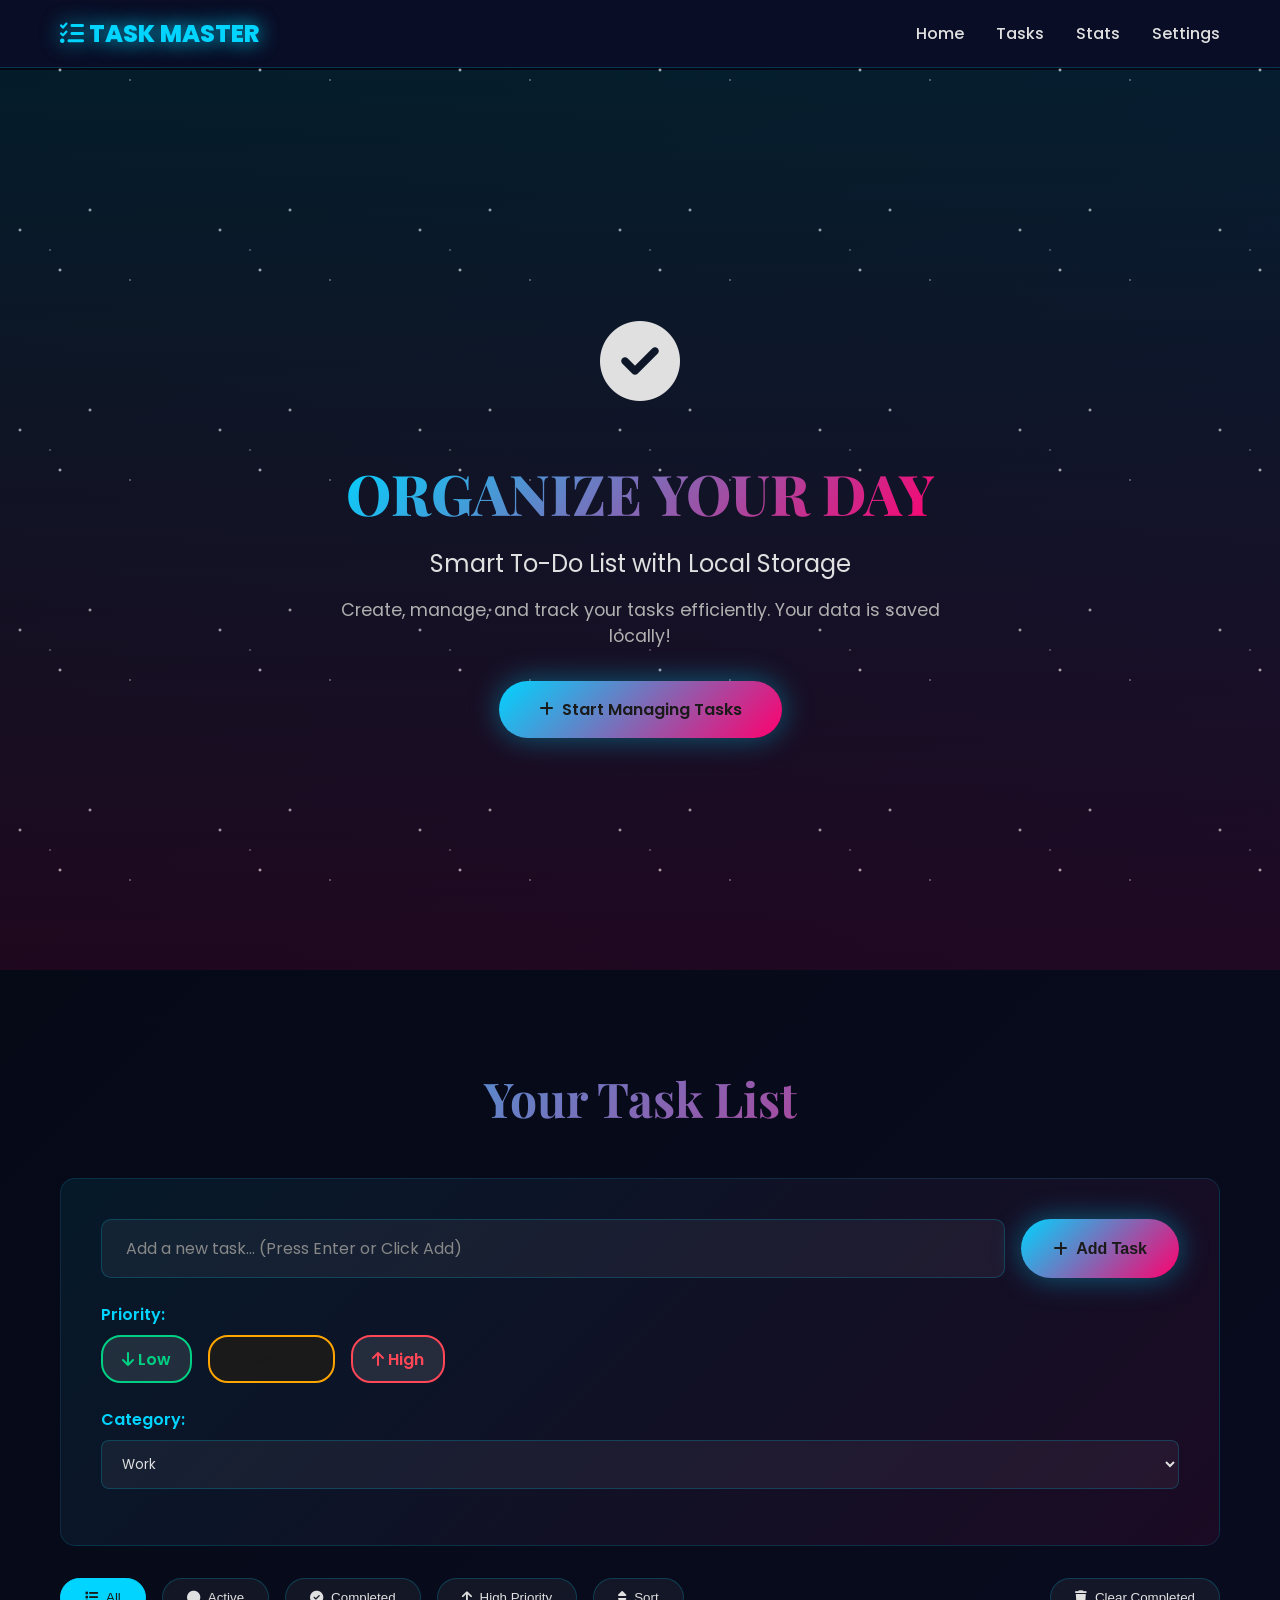
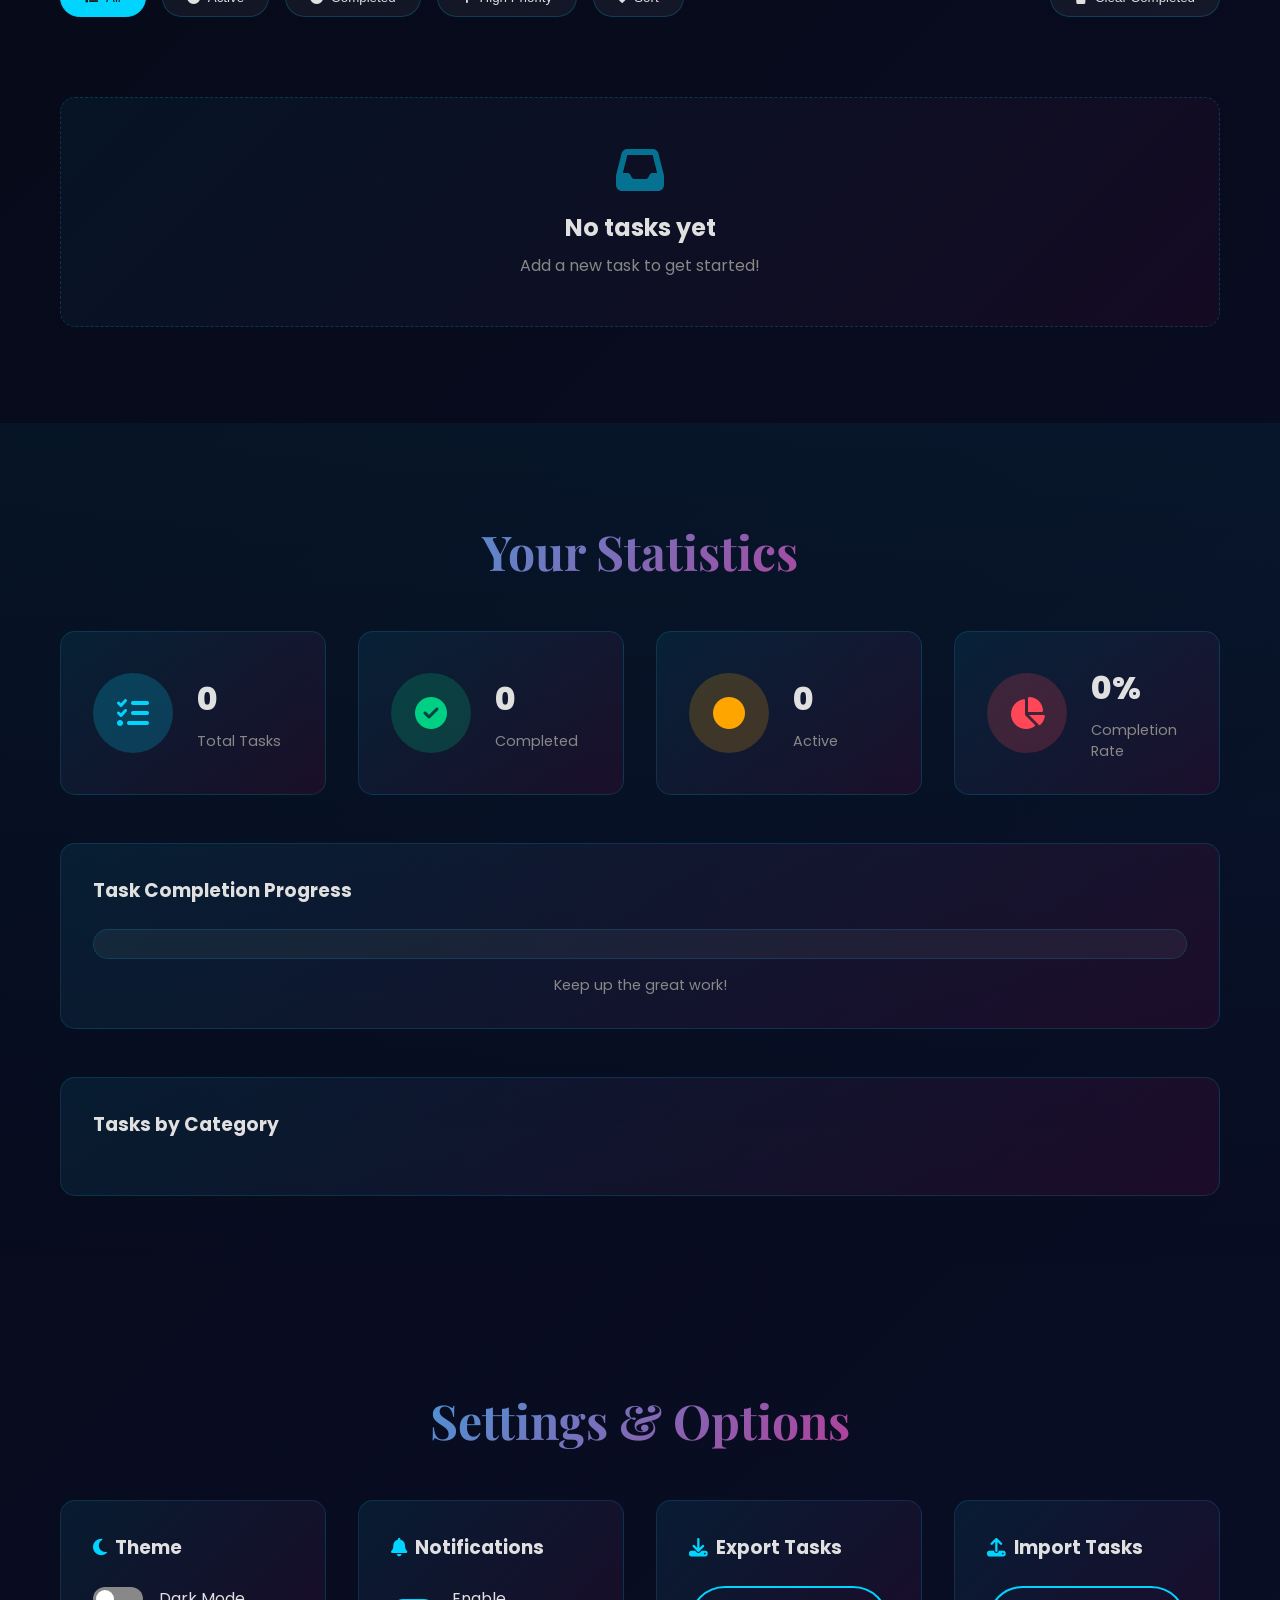
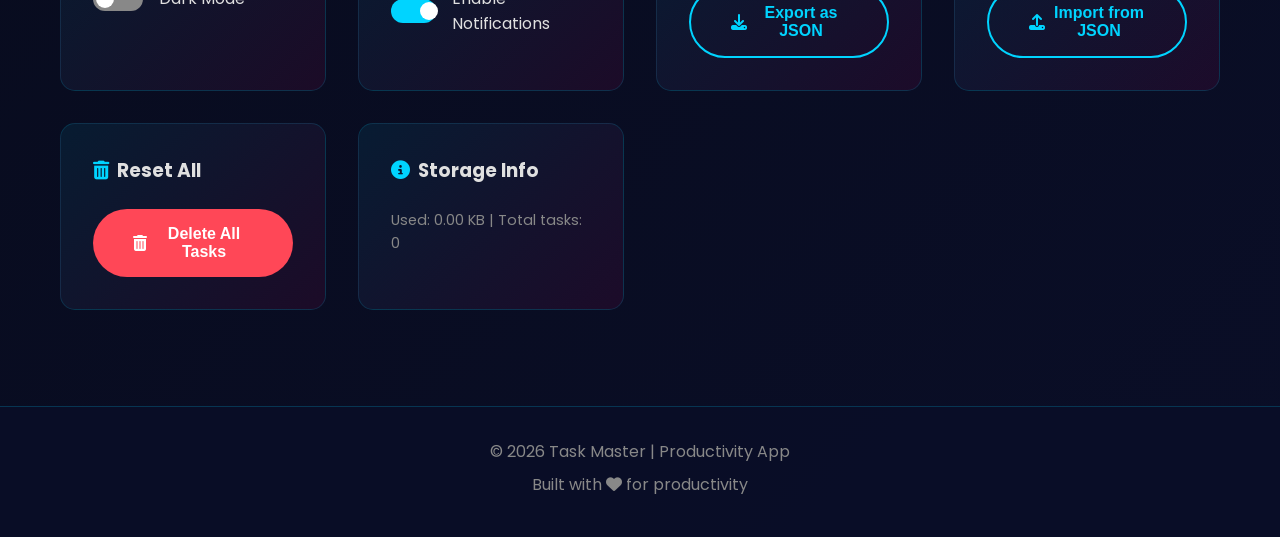
<file: todo-list.html>
<!DOCTYPE html>
<html lang="en">
<head>
    <meta charset="UTF-8">
    <meta name="viewport" content="width=device-width, initial-scale=1.0">
    <title>Todo List App - Task Manager</title>
    <link rel="stylesheet" href="todo-styles.css">
    <link rel="stylesheet" href="https://cdnjs.cloudflare.com/ajax/libs/font-awesome/6.4.0/css/all.min.css">
    <link href="https://fonts.googleapis.com/css2?family=Poppins:wght@300;400;600;700;800&family=Playfair+Display:wght@700;800&display=swap" rel="stylesheet">
</head>
<body>
    <!-- Background Animation -->
    <div class="stars"></div>

    <!-- Navigation -->
    <nav class="navbar">
        <div class="nav-container">
            <div class="logo">
                <i class="fas fa-tasks"></i> TASK MASTER
            </div>
            <ul class="nav-menu">
                <li><a href="#home">Home</a></li>
                <li><a href="#todos">Tasks</a></li>
                <li><a href="#stats">Stats</a></li>
                <li><a href="#settings">Settings</a></li>
            </ul>
        </div>
    </nav>

    <!-- Hero Section -->
    <section id="home" class="hero">
        <div class="hero-content">
            <div class="hero-emoji">
                <i class="fas fa-check-circle"></i>
            </div>
            <h1 class="hero-title">ORGANIZE YOUR DAY</h1>
            <p class="hero-subtitle">Smart To-Do List with Local Storage</p>
            <p class="hero-description">Create, manage, and track your tasks efficiently. Your data is saved locally!</p>
            <a href="#todos" class="btn btn-primary">
                <i class="fas fa-plus"></i> Start Managing Tasks
            </a>
        </div>
    </section>

    <!-- Main Todo Section -->
    <section id="todos" class="todos-section">
        <div class="container">
            <h2>Your Task List</h2>

            <!-- Add Todo Form -->
            <div class="add-todo-panel">
                <div class="input-group">
                    <input 
                        type="text" 
                        id="todoInput" 
                        class="todo-input" 
                        placeholder="Add a new task... (Press Enter or Click Add)"
                        autocomplete="off"
                    >
                    <button id="addBtn" class="btn btn-primary btn-add">
                        <i class="fas fa-plus"></i> Add Task
                    </button>
                </div>

                <!-- Priority Selector -->
                <div class="priority-selector">
                    <label>Priority:</label>
                    <div class="priority-options">
                        <input type="radio" name="priority" value="low" id="priorityLow">
                        <label for="priorityLow" class="priority-badge low">
                            <i class="fas fa-arrow-down"></i> Low
                        </label>
                        
                        <input type="radio" name="priority" value="medium" id="priorityMedium" checked>
                        <label for="priorityMedium" class="priority-badge medium">
                            <i class="fas fa-minus"></i> Medium
                        </label>
                        
                        <input type="radio" name="priority" value="high" id="priorityHigh">
                        <label for="priorityHigh" class="priority-badge high">
                            <i class="fas fa-arrow-up"></i> High
                        </label>
                    </div>
                </div>

                <!-- Category Selector -->
                <div class="category-selector">
                    <label>Category:</label>
                    <select id="categorySelect" class="select-control">
                        <option value="work">Work</option>
                        <option value="personal">Personal</option>
                        <option value="shopping">Shopping</option>
                        <option value="health">Health</option>
                        <option value="other">Other</option>
                    </select>
                </div>
            </div>

            <!-- Filter Panel -->
            <div class="filter-panel">
                <button class="filter-btn active" data-filter="all">
                    <i class="fas fa-list"></i> All
                </button>
                <button class="filter-btn" data-filter="active">
                    <i class="fas fa-circle"></i> Active
                </button>
                <button class="filter-btn" data-filter="completed">
                    <i class="fas fa-check-circle"></i> Completed
                </button>
                <button class="filter-btn" data-filter="high">
                    <i class="fas fa-arrow-up"></i> High Priority
                </button>
                <button class="sort-btn">
                    <i class="fas fa-sort"></i> Sort
                </button>
                <button class="clear-btn">
                    <i class="fas fa-trash"></i> Clear Completed
                </button>
            </div>

            <!-- Loading State -->
            <div id="loadingSpinner" class="loading-spinner" style="display: none;">
                <div class="spinner"></div>
                <p>Loading your tasks...</p>
            </div>

            <!-- Todo List -->
            <div id="todoList" class="todo-list">
                <!-- Todos will be inserted here -->
            </div>

            <!-- Empty State -->
            <div id="emptyState" class="empty-state">
                <i class="fas fa-inbox"></i>
                <h3>No tasks yet</h3>
                <p>Add a new task to get started!</p>
            </div>
        </div>
    </section>

    <!-- Statistics Section -->
    <section id="stats" class="stats-section">
        <div class="container">
            <h2>Your Statistics</h2>
            <div class="stats-grid">
                <div class="stat-card">
                    <div class="stat-icon total">
                        <i class="fas fa-tasks"></i>
                    </div>
                    <div class="stat-content">
                        <h3 id="totalTasks">0</h3>
                        <p>Total Tasks</p>
                    </div>
                </div>

                <div class="stat-card">
                    <div class="stat-icon completed">
                        <i class="fas fa-check-circle"></i>
                    </div>
                    <div class="stat-content">
                        <h3 id="completedTasks">0</h3>
                        <p>Completed</p>
                    </div>
                </div>

                <div class="stat-card">
                    <div class="stat-icon active">
                        <i class="fas fa-circle"></i>
                    </div>
                    <div class="stat-content">
                        <h3 id="activeTasks">0</h3>
                        <p>Active</p>
                    </div>
                </div>

                <div class="stat-card">
                    <div class="stat-icon percentage">
                        <i class="fas fa-chart-pie"></i>
                    </div>
                    <div class="stat-content">
                        <h3 id="completionRate">0%</h3>
                        <p>Completion Rate</p>
                    </div>
                </div>
            </div>

            <!-- Progress Chart -->
            <div class="progress-section">
                <h3>Task Completion Progress</h3>
                <div class="progress-bar">
                    <div id="progressFill" class="progress-fill"></div>
                </div>
                <p class="progress-text">Keep up the great work!</p>
            </div>

            <!-- Category Breakdown -->
            <div class="category-breakdown">
                <h3>Tasks by Category</h3>
                <div id="categoryStats" class="category-stats">
                    <!-- Stats will be generated here -->
                </div>
            </div>
        </div>
    </section>

    <!-- Settings Section -->
    <section id="settings" class="settings-section">
        <div class="container">
            <h2>Settings & Options</h2>
            <div class="settings-grid">
                <div class="settings-card">
                    <h3><i class="fas fa-moon"></i> Theme</h3>
                    <div class="toggle-group">
                        <label class="toggle-switch">
                            <input type="checkbox" id="darkModeToggle">
                            <span class="toggle-slider"></span>
                        </label>
                        <span>Dark Mode</span>
                    </div>
                </div>

                <div class="settings-card">
                    <h3><i class="fas fa-bell"></i> Notifications</h3>
                    <div class="toggle-group">
                        <label class="toggle-switch">
                            <input type="checkbox" id="notificationToggle" checked>
                            <span class="toggle-slider"></span>
                        </label>
                        <span>Enable Notifications</span>
                    </div>
                </div>

                <div class="settings-card">
                    <h3><i class="fas fa-download"></i> Export Tasks</h3>
                    <button id="exportBtn" class="btn btn-secondary btn-block">
                        <i class="fas fa-download"></i> Export as JSON
                    </button>
                </div>

                <div class="settings-card">
                    <h3><i class="fas fa-upload"></i> Import Tasks</h3>
                    <button id="importBtn" class="btn btn-secondary btn-block">
                        <i class="fas fa-upload"></i> Import from JSON
                    </button>
                    <input type="file" id="importFile" style="display: none;" accept=".json">
                </div>

                <div class="settings-card">
                    <h3><i class="fas fa-trash-alt"></i> Reset All</h3>
                    <button id="resetBtn" class="btn btn-danger btn-block">
                        <i class="fas fa-trash-alt"></i> Delete All Tasks
                    </button>
                </div>

                <div class="settings-card">
                    <h3><i class="fas fa-info-circle"></i> Storage Info</h3>
                    <p id="storageInfo" class="storage-info">Loading...</p>
                </div>
            </div>
        </div>
    </section>

    <!-- Footer -->
    <footer class="footer">
        <div class="container">
            <p>&copy; 2026 Task Master | Productivity App</p>
            <p>Built with <i class="fas fa-heart"></i> for productivity</p>
        </div>
    </footer>

    <!-- Hidden notification for copy -->
    <div id="notification" class="notification">
        <i class="fas fa-check-circle"></i>
        <span id="notificationText"></span>
    </div>

    <script src="todo-script.js"></script>
</body>
</html>
</file>
<file: todo-styles.css>
/* Global Styles */
* {
    margin: 0;
    padding: 0;
    box-sizing: border-box;
}

:root {
    --primary-color: #00d4ff;
    --secondary-color: #ff006e;
    --dark-bg: #0a0e27;
    --darker-bg: #050812;
    --text-light: #e0e0e0;
    --text-dark: #1a1a1a;
    --accent-gold: #ffd700;
    --success: #00d084;
    --warning: #ffa500;
    --danger: #ff4757;
}

html {
    scroll-behavior: smooth;
}

body {
    font-family: 'Poppins', sans-serif;
    background: linear-gradient(135deg, var(--darker-bg) 0%, var(--dark-bg) 100%);
    color: var(--text-light);
    overflow-x: hidden;
}

/* Background */
.stars {
    position: fixed;
    top: 0;
    left: 0;
    width: 100%;
    height: 100%;
    z-index: -1;
    background: radial-gradient(2px 2px at 20px 30px, #eee, rgba(0,0,0,0)),
                radial-gradient(2px 2px at 60px 70px, #fff, rgba(0,0,0,0)),
                radial-gradient(1px 1px at 50px 50px, #ddd, rgba(0,0,0,0)),
                radial-gradient(1px 1px at 130px 80px, #fff, rgba(0,0,0,0)),
                radial-gradient(2px 2px at 90px 10px, #eee, rgba(0,0,0,0));
    background-repeat: repeat;
    background-size: 200px 200px;
    animation: twinkle 5s infinite;
}

@keyframes twinkle {
    0%, 100% { opacity: 0.5; }
    50% { opacity: 1; }
}

.container {
    max-width: 1200px;
    margin: 0 auto;
    padding: 0 20px;
}

/* Navigation */
.navbar {
    position: fixed;
    top: 0;
    width: 100%;
    z-index: 1000;
    background: rgba(10, 14, 39, 0.95);
    backdrop-filter: blur(10px);
    border-bottom: 1px solid rgba(0, 212, 255, 0.2);
    padding: 1rem 0;
}

.nav-container {
    max-width: 1200px;
    margin: 0 auto;
    padding: 0 20px;
    display: flex;
    justify-content: space-between;
    align-items: center;
}

.logo {
    font-size: 1.5rem;
    font-weight: 800;
    color: var(--primary-color);
    text-shadow: 0 0 20px var(--primary-color);
}

.nav-menu {
    display: flex;
    list-style: none;
    gap: 2rem;
}

.nav-menu a {
    color: var(--text-light);
    text-decoration: none;
    font-weight: 500;
    transition: all 0.3s ease;
}

.nav-menu a:hover {
    color: var(--primary-color);
    text-shadow: 0 0 10px var(--primary-color);
}

/* Hero Section */
.hero {
    min-height: 100vh;
    display: flex;
    align-items: center;
    justify-content: center;
    text-align: center;
    margin-top: 70px;
    background: linear-gradient(180deg, rgba(0, 212, 255, 0.1) 0%, rgba(255, 0, 110, 0.1) 100%);
    padding: 2rem;
}

.hero-content {
    animation: fadeInUp 1s ease-out;
}

.hero-emoji {
    font-size: 5rem;
    margin-bottom: 2rem;
    animation: bounce 2s infinite;
}

@keyframes bounce {
    0%, 100% { transform: translateY(0); }
    50% { transform: translateY(-20px); }
}

.hero-title {
    font-family: 'Playfair Display', serif;
    font-size: 3.5rem;
    font-weight: 800;
    margin-bottom: 1rem;
    background: linear-gradient(135deg, var(--primary-color), var(--secondary-color));
    -webkit-background-clip: text;
    -webkit-text-fill-color: transparent;
    background-clip: text;
}

.hero-subtitle {
    font-size: 1.5rem;
    color: var(--text-light);
    margin-bottom: 1rem;
}

.hero-description {
    font-size: 1.1rem;
    color: #b0b0b0;
    margin-bottom: 2rem;
    max-width: 600px;
    margin-left: auto;
    margin-right: auto;
}

/* Buttons */
.btn {
    padding: 1rem 2.5rem;
    border-radius: 50px;
    font-size: 1rem;
    font-weight: 600;
    text-decoration: none;
    transition: all 0.3s ease;
    cursor: pointer;
    border: none;
    display: inline-flex;
    align-items: center;
    gap: 0.5rem;
}

.btn-primary {
    background: linear-gradient(135deg, var(--primary-color), var(--secondary-color));
    color: var(--text-dark);
    box-shadow: 0 0 30px rgba(0, 212, 255, 0.4);
}

.btn-primary:hover {
    transform: translateY(-3px);
    box-shadow: 0 0 50px rgba(0, 212, 255, 0.6);
}

.btn-secondary {
    background: transparent;
    color: var(--primary-color);
    border: 2px solid var(--primary-color);
}

.btn-secondary:hover {
    background: var(--primary-color);
    color: var(--text-dark);
}

.btn-danger {
    background: var(--danger);
    color: white;
}

.btn-danger:hover {
    opacity: 0.9;
}

.btn-outline {
    background: transparent;
    border: 2px solid var(--primary-color);
    color: var(--primary-color);
}

.btn-outline:hover {
    background: var(--primary-color);
    color: var(--text-dark);
}

.btn-add {
    padding: 1rem 2rem;
}

.btn-lg {
    padding: 1.2rem 3rem;
    font-size: 1.1rem;
}

.btn-block {
    width: 100%;
    justify-content: center;
}

/* Todo Section */
.todos-section {
    padding: 6rem 0;
    position: relative;
}

.todos-section h2 {
    font-family: 'Playfair Display', serif;
    font-size: 3rem;
    text-align: center;
    margin-bottom: 3rem;
    background: linear-gradient(135deg, var(--primary-color), var(--secondary-color));
    -webkit-background-clip: text;
    -webkit-text-fill-color: transparent;
    background-clip: text;
}

/* Add Todo Panel */
.add-todo-panel {
    background: linear-gradient(135deg, rgba(0, 212, 255, 0.08), rgba(255, 0, 110, 0.08));
    padding: 2.5rem;
    border-radius: 15px;
    border: 1px solid rgba(0, 212, 255, 0.15);
    margin-bottom: 2rem;
}

.input-group {
    display: flex;
    gap: 1rem;
    margin-bottom: 1.5rem;
}

.todo-input {
    flex: 1;
    padding: 1rem 1.5rem;
    background: rgba(255, 255, 255, 0.05);
    border: 1px solid rgba(0, 212, 255, 0.2);
    border-radius: 10px;
    color: var(--text-light);
    font-family: 'Poppins', sans-serif;
    font-size: 1rem;
    transition: all 0.3s ease;
}

.todo-input::placeholder {
    color: #888;
}

.todo-input:focus {
    outline: none;
    border-color: var(--primary-color);
    background: rgba(0, 212, 255, 0.1);
    box-shadow: 0 0 20px rgba(0, 212, 255, 0.2);
}

.priority-selector,
.category-selector {
    margin-bottom: 1rem;
}

.priority-selector label,
.category-selector label {
    display: block;
    margin-bottom: 0.5rem;
    font-weight: 600;
    color: var(--primary-color);
}

.priority-options {
    display: flex;
    gap: 1rem;
}

.priority-options input {
    display: none;
}

.priority-badge {
    padding: 0.6rem 1.2rem;
    border-radius: 20px;
    cursor: pointer;
    transition: all 0.3s ease;
    border: 2px solid transparent;
    background: rgba(255, 255, 255, 0.1);
    color: var(--text-light);
    display: flex;
    align-items: center;
    gap: 0.3rem;
}

.priority-badge.low {
    border-color: #00d084;
    color: #00d084;
}

.priority-badge.medium {
    border-color: var(--warning);
    color: var(--warning);
}

.priority-badge.high {
    border-color: var(--danger);
    color: var(--danger);
}

.priority-options input:checked + .priority-badge {
    background: currentColor;
    color: var(--text-dark);
}

.select-control {
    width: 100%;
    padding: 0.8rem 1rem;
    background: rgba(255, 255, 255, 0.05);
    border: 1px solid rgba(0, 212, 255, 0.2);
    border-radius: 8px;
    color: var(--text-light);
    font-family: 'Poppins', sans-serif;
    cursor: pointer;
}

.select-control:focus {
    outline: none;
    border-color: var(--primary-color);
}

.select-control option {
    background: var(--dark-bg);
    color: var(--text-light);
}

/* Filter Panel */
.filter-panel {
    display: flex;
    flex-wrap: wrap;
    gap: 1rem;
    margin-bottom: 2rem;
}

.filter-btn,
.sort-btn,
.clear-btn {
    padding: 0.7rem 1.5rem;
    background: rgba(255, 255, 255, 0.05);
    border: 1px solid rgba(0, 212, 255, 0.2);
    border-radius: 20px;
    color: var(--text-light);
    cursor: pointer;
    transition: all 0.3s ease;
    font-weight: 500;
    display: flex;
    align-items: center;
    gap: 0.5rem;
}

.filter-btn:hover,
.sort-btn:hover,
.clear-btn:hover {
    border-color: var(--primary-color);
    color: var(--primary-color);
}

.filter-btn.active {
    background: var(--primary-color);
    border-color: var(--primary-color);
    color: var(--text-dark);
}

.clear-btn {
    margin-left: auto;
}

/* Todo List */
.todo-list {
    display: grid;
    grid-template-columns: repeat(auto-fill, minmax(320px, 1fr));
    gap: 1.5rem;
    margin-bottom: 3rem;
}

.todo-item {
    background: linear-gradient(135deg, rgba(0, 212, 255, 0.08), rgba(255, 0, 110, 0.08));
    border: 1px solid rgba(0, 212, 255, 0.15);
    border-radius: 12px;
    padding: 1.5rem;
    transition: all 0.3s ease;
    animation: slideInUp 0.5s ease-out;
}

.todo-item:hover {
    border-color: var(--primary-color);
    box-shadow: 0 10px 30px rgba(0, 212, 255, 0.15);
    transform: translateY(-5px);
}

.todo-item.completed {
    opacity: 0.6;
}

.todo-header {
    display: flex;
    justify-content: space-between;
    align-items: flex-start;
    margin-bottom: 1rem;
}

.todo-checkbox {
    width: 24px;
    height: 24px;
    cursor: pointer;
    accent-color: var(--primary-color);
}

.todo-badges {
    display: flex;
    gap: 0.5rem;
}

.badge-priority {
    padding: 0.3rem 0.8rem;
    border-radius: 10px;
    font-size: 0.75rem;
    font-weight: 600;
}

.badge-priority.low {
    background: rgba(0, 208, 132, 0.2);
    color: #00d084;
}

.badge-priority.medium {
    background: rgba(255, 165, 0, 0.2);
    color: var(--warning);
}

.badge-priority.high {
    background: rgba(255, 71, 87, 0.2);
    color: var(--danger);
}

.badge-category {
    padding: 0.3rem 0.8rem;
    border-radius: 10px;
    font-size: 0.75rem;
    font-weight: 600;
    background: rgba(0, 212, 255, 0.2);
    color: var(--primary-color);
}

.todo-content {
    margin-bottom: 1rem;
}

.todo-text {
    font-size: 1rem;
    color: var(--text-light);
    word-break: break-word;
}

.todo-item.completed .todo-text {
    text-decoration: line-through;
    color: #888;
}

.todo-date {
    font-size: 0.85rem;
    color: #888;
    margin-top: 0.5rem;
}

.todo-actions {
    display: flex;
    gap: 0.5rem;
}

.icon-btn {
    background: transparent;
    border: 1px solid rgba(0, 212, 255, 0.3);
    color: var(--primary-color);
    padding: 0.5rem;
    border-radius: 8px;
    cursor: pointer;
    transition: all 0.3s ease;
    display: flex;
    align-items: center;
    justify-content: center;
    width: 36px;
    height: 36px;
}

.icon-btn:hover {
    background: var(--primary-color);
    color: var(--text-dark);
    border-color: var(--primary-color);
}

.icon-btn.delete {
    border-color: rgba(255, 71, 87, 0.3);
    color: var(--danger);
}

.icon-btn.delete:hover {
    background: var(--danger);
    color: white;
    border-color: var(--danger);
}

/* Empty State */
.empty-state {
    text-align: center;
    padding: 3rem 2rem;
    background: linear-gradient(135deg, rgba(0, 212, 255, 0.05), rgba(255, 0, 110, 0.05));
    border-radius: 15px;
    border: 1px dashed rgba(0, 212, 255, 0.2);
}

.empty-state i {
    font-size: 3rem;
    color: var(--primary-color);
    margin-bottom: 1rem;
    opacity: 0.5;
}

.empty-state h3 {
    font-size: 1.5rem;
    margin-bottom: 0.5rem;
    color: var(--text-light);
}

.empty-state p {
    color: #888;
}

/* Stats Section */
.stats-section {
    padding: 6rem 0;
    background: linear-gradient(180deg, rgba(0, 212, 255, 0.05) 0%, transparent 100%);
}

.stats-section h2 {
    font-family: 'Playfair Display', serif;
    font-size: 3rem;
    text-align: center;
    margin-bottom: 3rem;
    background: linear-gradient(135deg, var(--primary-color), var(--secondary-color));
    -webkit-background-clip: text;
    -webkit-text-fill-color: transparent;
    background-clip: text;
}

.stats-grid {
    display: grid;
    grid-template-columns: repeat(auto-fit, minmax(200px, 1fr));
    gap: 2rem;
    margin-bottom: 3rem;
}

.stat-card {
    background: linear-gradient(135deg, rgba(0, 212, 255, 0.08), rgba(255, 0, 110, 0.08));
    padding: 2rem;
    border-radius: 15px;
    border: 1px solid rgba(0, 212, 255, 0.15);
    display: flex;
    gap: 1.5rem;
    align-items: center;
    transition: all 0.3s ease;
}

.stat-card:hover {
    transform: translateY(-5px);
    border-color: var(--primary-color);
    box-shadow: 0 10px 30px rgba(0, 212, 255, 0.2);
}

.stat-icon {
    width: 80px;
    height: 80px;
    border-radius: 50%;
    display: flex;
    align-items: center;
    justify-content: center;
    font-size: 2rem;
    flex-shrink: 0;
}

.stat-icon.total {
    background: rgba(0, 212, 255, 0.2);
    color: var(--primary-color);
}

.stat-icon.completed {
    background: rgba(0, 208, 132, 0.2);
    color: #00d084;
}

.stat-icon.active {
    background: rgba(255, 165, 0, 0.2);
    color: var(--warning);
}

.stat-icon.percentage {
    background: rgba(255, 71, 87, 0.2);
    color: var(--danger);
}

.stat-content h3 {
    font-size: 2rem;
    font-weight: 800;
    margin-bottom: 0.5rem;
}

.stat-content p {
    color: #888;
    font-size: 0.9rem;
}

/* Progress Section */
.progress-section {
    background: linear-gradient(135deg, rgba(0, 212, 255, 0.08), rgba(255, 0, 110, 0.08));
    padding: 2rem;
    border-radius: 15px;
    border: 1px solid rgba(0, 212, 255, 0.15);
    margin-bottom: 3rem;
}

.progress-section h3 {
    margin-bottom: 1.5rem;
    color: var(--text-light);
}

.progress-bar {
    width: 100%;
    height: 30px;
    background: rgba(255, 255, 255, 0.05);
    border-radius: 15px;
    overflow: hidden;
    border: 1px solid rgba(0, 212, 255, 0.15);
    margin-bottom: 1rem;
}

.progress-fill {
    height: 100%;
    background: linear-gradient(90deg, var(--primary-color), var(--secondary-color));
    border-radius: 15px;
    transition: width 0.3s ease;
    display: flex;
    align-items: center;
    justify-content: center;
    color: var(--text-dark);
    font-weight: 600;
    font-size: 0.85rem;
}

.progress-text {
    text-align: center;
    color: #888;
    font-size: 0.9rem;
}

/* Category Breakdown */
.category-breakdown {
    background: linear-gradient(135deg, rgba(0, 212, 255, 0.08), rgba(255, 0, 110, 0.08));
    padding: 2rem;
    border-radius: 15px;
    border: 1px solid rgba(0, 212, 255, 0.15);
}

.category-breakdown h3 {
    margin-bottom: 1.5rem;
    color: var(--text-light);
}

.category-stats {
    display: grid;
    grid-template-columns: repeat(auto-fit, minmax(150px, 1fr));
    gap: 1rem;
}

.category-stat {
    background: rgba(255, 255, 255, 0.05);
    padding: 1rem;
    border-radius: 10px;
    text-align: center;
}

.category-stat-count {
    font-size: 1.5rem;
    font-weight: 800;
    color: var(--primary-color);
    margin-bottom: 0.5rem;
}

.category-stat-name {
    font-size: 0.9rem;
    color: #888;
}

/* Settings Section */
.settings-section {
    padding: 6rem 0;
}

.settings-section h2 {
    font-family: 'Playfair Display', serif;
    font-size: 3rem;
    text-align: center;
    margin-bottom: 3rem;
    background: linear-gradient(135deg, var(--primary-color), var(--secondary-color));
    -webkit-background-clip: text;
    -webkit-text-fill-color: transparent;
    background-clip: text;
}

.settings-grid {
    display: grid;
    grid-template-columns: repeat(auto-fit, minmax(250px, 1fr));
    gap: 2rem;
}

.settings-card {
    background: linear-gradient(135deg, rgba(0, 212, 255, 0.08), rgba(255, 0, 110, 0.08));
    padding: 2rem;
    border-radius: 15px;
    border: 1px solid rgba(0, 212, 255, 0.15);
    transition: all 0.3s ease;
}

.settings-card:hover {
    border-color: var(--primary-color);
    box-shadow: 0 10px 30px rgba(0, 212, 255, 0.2);
}

.settings-card h3 {
    margin-bottom: 1.5rem;
    color: var(--text-light);
    display: flex;
    align-items: center;
    gap: 0.5rem;
}

.settings-card h3 i {
    color: var(--primary-color);
}

.toggle-group {
    display: flex;
    align-items: center;
    gap: 1rem;
}

.toggle-switch {
    position: relative;
    display: inline-block;
    width: 50px;
    height: 24px;
}

.toggle-switch input {
    opacity: 0;
    width: 0;
    height: 0;
}

.toggle-slider {
    position: absolute;
    cursor: pointer;
    top: 0;
    left: 0;
    right: 0;
    bottom: 0;
    background-color: #888;
    transition: 0.3s;
    border-radius: 24px;
}

.toggle-slider:before {
    position: absolute;
    content: "";
    height: 18px;
    width: 18px;
    left: 3px;
    bottom: 3px;
    background-color: white;
    transition: 0.3s;
    border-radius: 50%;
}

input:checked + .toggle-slider {
    background-color: var(--primary-color);
}

input:checked + .toggle-slider:before {
    transform: translateX(26px);
}

.storage-info {
    color: #888;
    font-size: 0.9rem;
    line-height: 1.6;
}

/* Loading Spinner */
.loading-spinner {
    display: flex;
    flex-direction: column;
    align-items: center;
    justify-content: center;
    padding: 3rem;
    gap: 1rem;
}

.spinner {
    border: 4px solid rgba(0, 212, 255, 0.2);
    border-top: 4px solid var(--primary-color);
    border-radius: 50%;
    width: 50px;
    height: 50px;
    animation: spin 0.8s linear infinite;
}

@keyframes spin {
    0% { transform: rotate(0deg); }
    100% { transform: rotate(360deg); }
}

/* Notification */
.notification {
    position: fixed;
    top: 20px;
    right: 20px;
    background: linear-gradient(135deg, var(--primary-color), var(--secondary-color));
    color: var(--text-dark);
    padding: 1rem 1.5rem;
    border-radius: 10px;
    display: flex;
    align-items: center;
    gap: 0.5rem;
    font-weight: 600;
    transform: translateX(400px);
    transition: transform 0.3s ease;
    z-index: 10000;
    box-shadow: 0 10px 30px rgba(0, 212, 255, 0.3);
}

.notification.show {
    transform: translateX(0);
}

/* Footer */
.footer {
    padding: 2rem 0;
    text-align: center;
    border-top: 1px solid rgba(0, 212, 255, 0.2);
    background: rgba(10, 14, 39, 0.95);
}

.footer p {
    color: #888;
    margin-bottom: 0.5rem;
}

/* Animations */
@keyframes fadeInUp {
    from {
        opacity: 0;
        transform: translateY(30px);
    }
    to {
        opacity: 1;
        transform: translateY(0);
    }
}

@keyframes slideInUp {
    from {
        opacity: 0;
        transform: translateY(20px);
    }
    to {
        opacity: 1;
        transform: translateY(0);
    }
}

/* Responsive */
@media (max-width: 768px) {
    .nav-menu {
        display: none;
    }

    .hero-title {
        font-size: 2.5rem;
    }

    .hero-emoji {
        font-size: 3rem;
    }

    .input-group {
        flex-direction: column;
    }

    .btn-add {
        width: 100%;
        justify-content: center;
    }

    .todo-list {
        grid-template-columns: 1fr;
    }

    .filter-panel {
        justify-content: center;
    }

    .clear-btn {
        margin-left: 0;
    }

    .stats-grid {
        grid-template-columns: repeat(auto-fit, minmax(150px, 1fr));
    }

    .stat-card {
        flex-direction: column;
        text-align: center;
    }

    .settings-grid {
        grid-template-columns: 1fr;
    }
}

@media (max-width: 480px) {
    .logo {
        font-size: 1.2rem;
    }

    .hero-title {
        font-size: 1.8rem;
    }

    .btn {
        padding: 0.8rem 1.5rem;
        font-size: 0.9rem;
    }

    .btn-lg {
        padding: 1rem 1.5rem;
    }

    .priority-options {
        flex-direction: column;
    }

    .notification {
        right: 10px;
        left: 10px;
        bottom: 20px;
        top: auto;
    }
}
</file>
